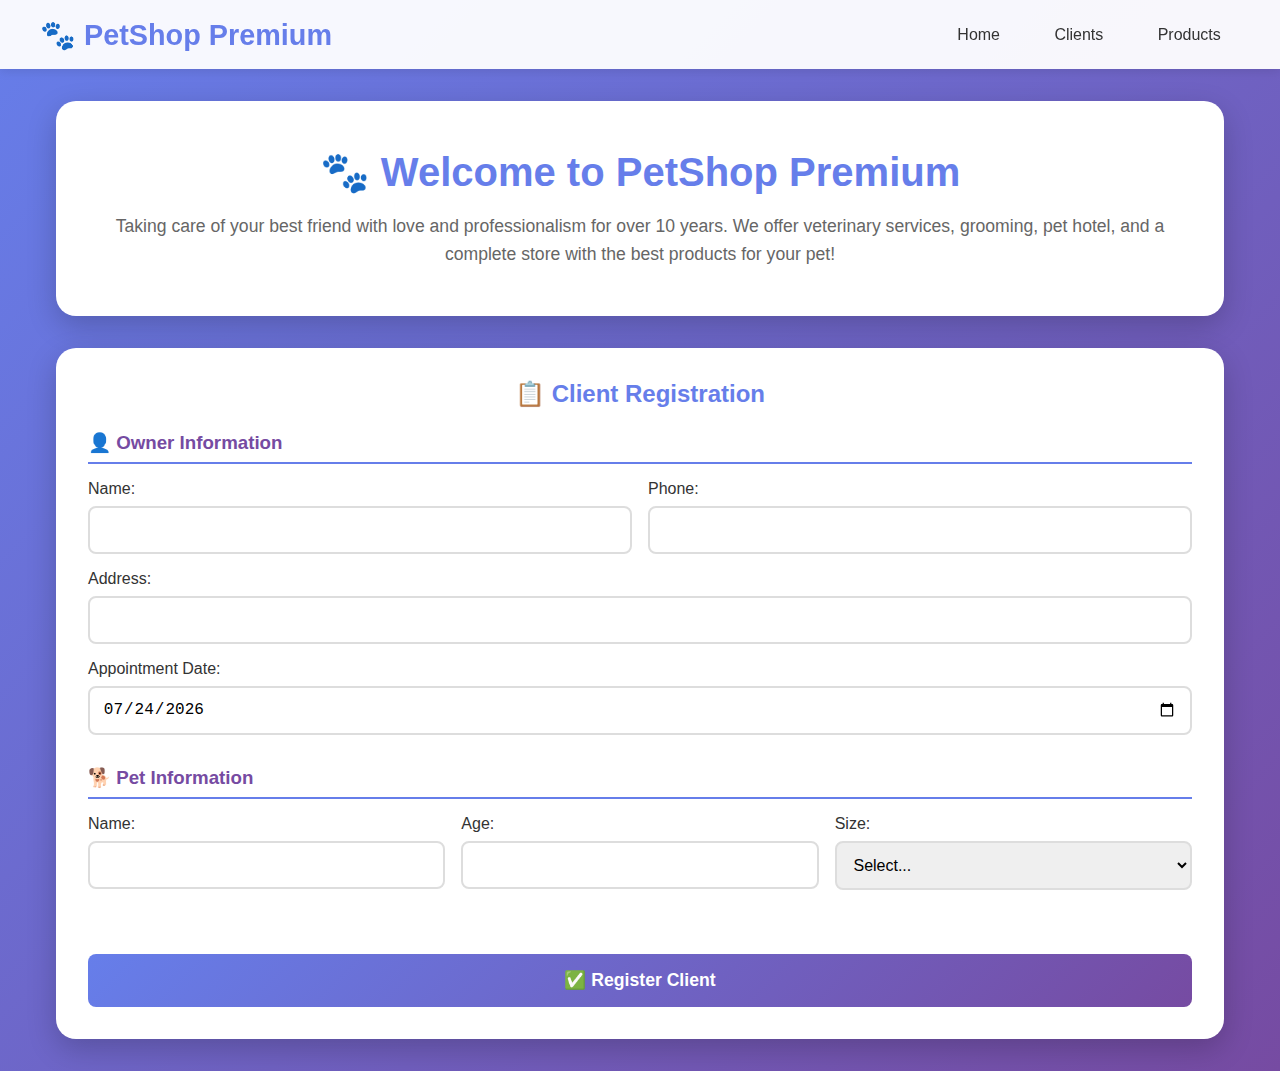
<file: index.html>
<!DOCTYPE html>
<html lang="en">
  <head>
    <meta charset="UTF-8" />
    <meta name="viewport" content="width=device-width, initial-scale=1.0" />
    <title>PetShop Manager</title>
    <link rel="stylesheet" href="styles/reset.css" />
    <link rel="stylesheet" href="styles/styles.css" />
  </head>
  <body>
    <nav>
      <div class="nav-container">
        <div class="logo">🐾 PetShop Premium</div>
        <ul class="nav-links">
          <li>
            <button onclick="showPage('home')" class="active">Home</button>
          </li>
          <li><button onclick="showPage('clients')">Clients</button></li>
          <li><button onclick="showPage('products')">Products</button></li>
        </ul>
      </div>
    </nav>

    <div class="container">
      <div id="home" class="page active">
        <div class="hero">
          <h1>🐾 Welcome to PetShop Premium</h1>
          <p>
            Taking care of your best friend with love and professionalism for
            over 10 years. We offer veterinary services, grooming, pet hotel,
            and a complete store with the best products for your pet!
          </p>
        </div>

        <div class="form-container">
          <h2>📋 Client Registration</h2>
          <form id="clientForm">
            <div class="form-section">
              <h3>👤 Owner Information</h3>
              <div class="form-row">
                <div class="form-group">
                  <label>Name:</label>
                  <input type="text" id="ownerName" required />
                </div>
                <div class="form-group">
                  <label>Phone:</label>
                  <input type="tel" id="ownerPhone" required />
                </div>
              </div>
              <div class="form-group">
                <label>Address:</label>
                <input type="text" id="ownerAddress" required />
              </div>
              <div class="form-group">
                <label>Appointment Date:</label>
                <input type="date" id="appointmentDate" required />
              </div>
            </div>

            <div class="form-section">
              <h3>🐕 Pet Information</h3>
              <div class="form-row">
                <div class="form-group">
                  <label>Name:</label>
                  <input type="text" id="petName" required />
                </div>
                <div class="form-group">
                  <label>Age:</label>
                  <input type="number" id="petAge" min="0" required />
                </div>
                <div class="form-group">
                  <label>Size:</label>
                  <select id="petSize" required>
                    <option value="">Select...</option>
                    <option value="Small">Small</option>
                    <option value="Medium">Medium</option>
                    <option value="Large">Large</option>
                  </select>
                </div>
              </div>
            </div>

            <button type="submit">✅ Register Client</button>
          </form>
        </div>
      </div>

      <div id="clients" class="page">
        <h2
          style="
            color: white;
            text-align: center;
            margin-bottom: 2rem;
            font-size: 2rem;
          "
        >
          👥 Registered Clients
        </h2>
        <div id="clientsGrid" class="cards-grid"></div>
      </div>

      <div id="products" class="page">
        <h2
          style="
            color: white;
            text-align: center;
            margin-bottom: 2rem;
            font-size: 2rem;
          "
        >
          🛒 Product Store
        </h2>
        <div id="productsGrid" class="cards-grid"></div>
      </div>
    </div>

    <div id="modal" class="modal">
      <div class="modal-content">
        <button class="modal-close" onclick="closeModal()">×</button>
        <h2>📄 Client Details</h2>
        <div id="modalContent"></div>
      </div>
    </div>

    <div id="toast" class="toast"></div>

    <script src="scripts/utils.js"></script>
    <script src="scripts/clients.js"></script>
    <script src="scripts/products.js"></script>
    <script src="scripts/app.js"></script>
  </body>
</html>
</file>
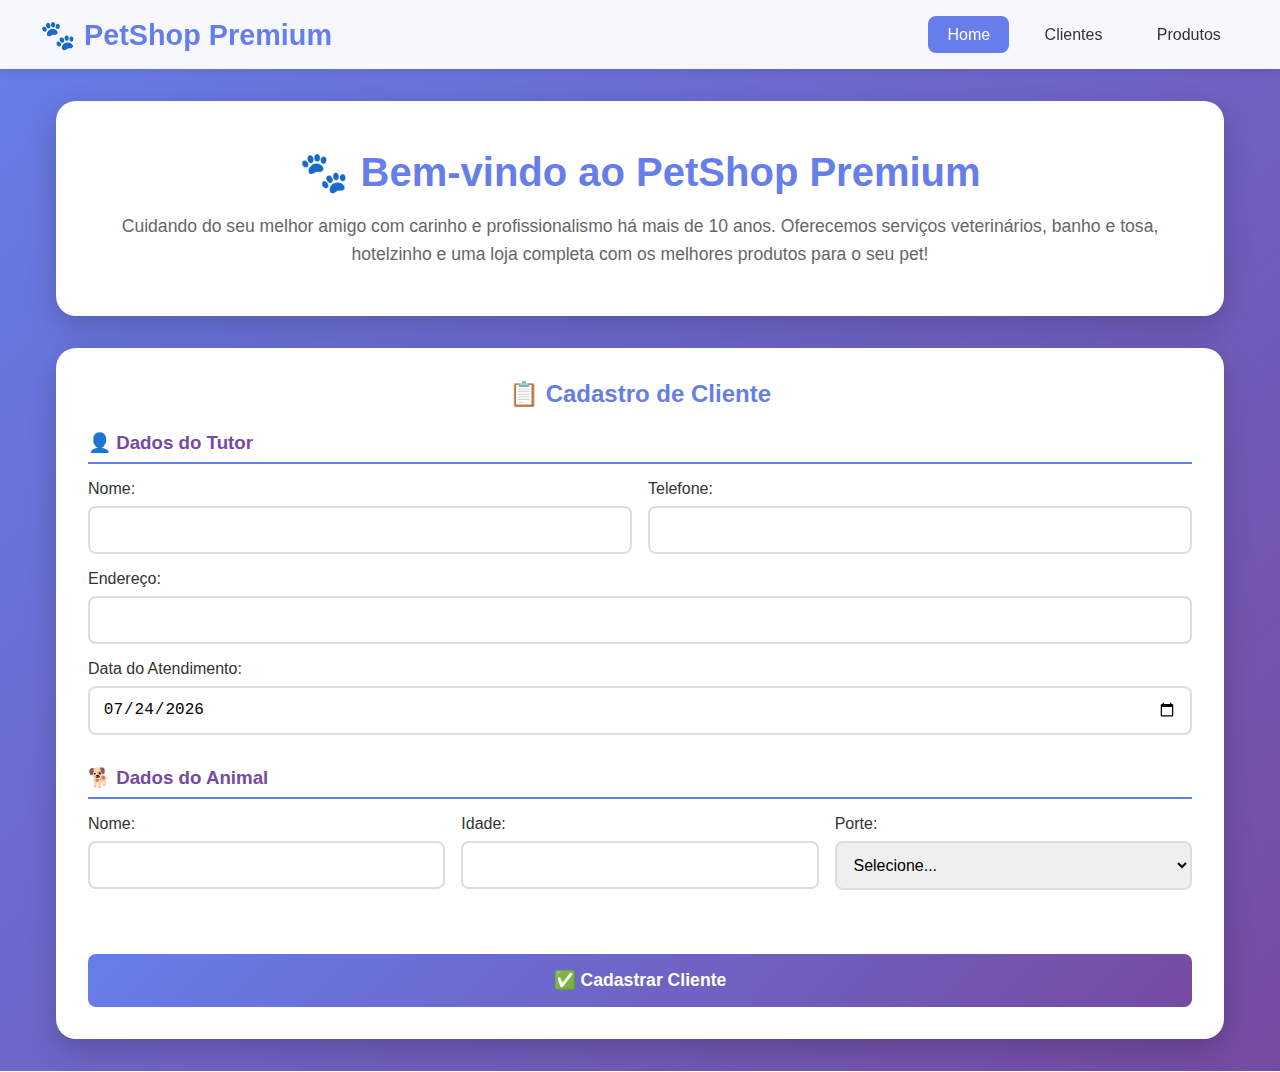
<file: petshop_manager.html>
<!DOCTYPE html>
<html lang="pt-BR">
  <head>
    <meta charset="UTF-8" />
    <meta name="viewport" content="width=device-width, initial-scale=1.0" />
    <title>PetShop Manager</title>
    <link rel="stylesheet" href="petshop_css.css" />
  </head>
  <body>
    <!-- Navbar -->
    <nav>
      <div class="nav-container">
        <div class="logo">🐾 PetShop Premium</div>
        <ul class="nav-links">
          <li>
            <button onclick="showPage('home')" class="active">Home</button>
          </li>
          <li><button onclick="showPage('clientes')">Clientes</button></li>
          <li><button onclick="showPage('produtos')">Produtos</button></li>
        </ul>
      </div>
    </nav>

    <div class="container">
      <!-- Página 1: Home -->
      <div id="home" class="page active">
        <div class="hero">
          <h1>🐾 Bem-vindo ao PetShop Premium</h1>
          <p>
            Cuidando do seu melhor amigo com carinho e profissionalismo há mais
            de 10 anos. Oferecemos serviços veterinários, banho e tosa,
            hotelzinho e uma loja completa com os melhores produtos para o seu
            pet!
          </p>
        </div>

        <div class="form-container">
          <h2>📋 Cadastro de Cliente</h2>
          <form id="cadastroForm">
            <div class="form-section">
              <h3>👤 Dados do Tutor</h3>
              <div class="form-row">
                <div class="form-group">
                  <label>Nome:</label>
                  <input type="text" id="tutorNome" required />
                </div>
                <div class="form-group">
                  <label>Telefone:</label>
                  <input type="tel" id="tutorTelefone" required />
                </div>
              </div>
              <div class="form-group">
                <label>Endereço:</label>
                <input type="text" id="tutorEndereco" required />
              </div>
              <div class="form-group">
                <label>Data do Atendimento:</label>
                <input type="date" id="dataAtendimento" required />
              </div>
            </div>

            <div class="form-section">
              <h3>🐕 Dados do Animal</h3>
              <div class="form-row">
                <div class="form-group">
                  <label>Nome:</label>
                  <input type="text" id="animalNome" required />
                </div>
                <div class="form-group">
                  <label>Idade:</label>
                  <input type="number" id="animalIdade" min="0" required />
                </div>
                <div class="form-group">
                  <label>Porte:</label>
                  <select id="animalPorte" required>
                    <option value="">Selecione...</option>
                    <option value="Pequeno">Pequeno</option>
                    <option value="Médio">Médio</option>
                    <option value="Grande">Grande</option>
                  </select>
                </div>
              </div>
            </div>

            <button type="submit">✅ Cadastrar Cliente</button>
          </form>
        </div>
      </div>

      <!-- Página 2: Clientes -->
      <div id="clientes" class="page">
        <h2
          style="
            color: white;
            text-align: center;
            margin-bottom: 2rem;
            font-size: 2rem;
          "
        >
          👥 Clientes Cadastrados
        </h2>
        <div id="clientesGrid" class="cards-grid"></div>
      </div>

      <!-- Página 3: Produtos -->
      <div id="produtos" class="page">
        <h2
          style="
            color: white;
            text-align: center;
            margin-bottom: 2rem;
            font-size: 2rem;
          "
        >
          🛒 Loja de Produtos
        </h2>
        <div id="produtosGrid" class="cards-grid"></div>
      </div>
    </div>

    <!-- Modal -->
    <div id="modal" class="modal">
      <div class="modal-content">
        <button class="modal-close" onclick="closeModal()">×</button>
        <h2>📄 Detalhes do Cliente</h2>
        <div id="modalContent"></div>
      </div>
    </div>

    <!-- Toast -->
    <div id="toast" class="toast"></div>

    <script src="petshop_js.js"></script>
  </body>
</html>
</file>
<file: styles/styles.css>
body {
  font-family: "Segoe UI", Tahoma, Geneva, Verdana, sans-serif;
  background: linear-gradient(135deg, #667eea 0%, #764ba2 100%);
  min-height: 100vh;
}

nav {
  background: rgba(255, 255, 255, 0.95);
  padding: 1rem 2rem;
  box-shadow: 0 2px 10px rgba(0, 0, 0, 0.1);
  position: sticky;
  top: 0;
  z-index: 100;
}

.nav-container {
  max-width: 1200px;
  margin: 0 auto;
  display: flex;
  justify-content: space-between;
  align-items: center;
  flex-wrap: wrap;
  gap: 1rem;
}

.logo {
  font-size: 1.8rem;
  font-weight: bold;
  color: #667eea;
  display: flex;
  align-items: center;
  gap: 0.5rem;
}

.nav-links {
  display: flex;
  gap: 1rem;
  list-style: none;
  flex-wrap: wrap;
}

.nav-links button {
  background: none;
  border: none;
  padding: 0.6rem 1.2rem;
  cursor: pointer;
  font-size: 1rem;
  color: #333;
  border-radius: 8px;
  transition: all 0.3s;
}

.nav-links button:hover {
  background: #667eea;
  color: white;
}

.nav-links button.active {
  background: #667eea;
  color: white;
}

.container {
  max-width: 1200px;
  margin: 2rem auto;
  padding: 0 1rem;
}

.page {
  display: none;
  animation: fadeIn 0.5s;
}

.page.active {
  display: block;
}

@keyframes fadeIn {
  from {
    opacity: 0;
    transform: translateY(20px);
  }
  to {
    opacity: 1;
    transform: translateY(0);
  }
}

.hero {
  background: white;
  border-radius: 20px;
  padding: 3rem;
  text-align: center;
  box-shadow: 0 10px 30px rgba(0, 0, 0, 0.2);
  margin-bottom: 2rem;
}

.hero h1 {
  color: #667eea;
  font-size: 2.5rem;
  margin-bottom: 1rem;
}

.hero p {
  color: #666;
  font-size: 1.1rem;
  line-height: 1.6;
}

.form-container {
  background: white;
  border-radius: 20px;
  padding: 2rem;
  box-shadow: 0 10px 30px rgba(0, 0, 0, 0.2);
}

.form-container h2 {
  color: #667eea;
  margin-bottom: 1.5rem;
  text-align: center;
}

.form-section {
  margin-bottom: 2rem;
}

.form-section h3 {
  color: #764ba2;
  margin-bottom: 1rem;
  padding-bottom: 0.5rem;
  border-bottom: 2px solid #667eea;
}

.form-group {
  margin-bottom: 1rem;
}

label {
  display: block;
  margin-bottom: 0.5rem;
  color: #333;
  font-weight: 500;
}

input,
select,
textarea {
  width: 100%;
  padding: 0.8rem;
  border: 2px solid #ddd;
  border-radius: 8px;
  font-size: 1rem;
  transition: border-color 0.3s;
}

input:focus,
select:focus,
textarea:focus {
  outline: none;
  border-color: #667eea;
}

.form-row {
  display: grid;
  grid-template-columns: repeat(auto-fit, minmax(250px, 1fr));
  gap: 1rem;
}

button[type="submit"] {
  width: 100%;
  padding: 1rem;
  background: linear-gradient(135deg, #667eea 0%, #764ba2 100%);
  color: white;
  border: none;
  border-radius: 8px;
  font-size: 1.1rem;
  font-weight: bold;
  cursor: pointer;
  transition: transform 0.2s;
  margin-top: 1rem;
}

button[type="submit"]:hover {
  transform: translateY(-2px);
  box-shadow: 0 5px 15px rgba(102, 126, 234, 0.4);
}

.cards-grid {
  display: grid;
  grid-template-columns: repeat(auto-fill, minmax(280px, 1fr));
  gap: 1.5rem;
}

.card {
  background: white;
  border-radius: 15px;
  padding: 1.5rem;
  box-shadow: 0 5px 15px rgba(0, 0, 0, 0.1);
  cursor: pointer;
  transition: all 0.3s;
}

.card:hover {
  transform: translateY(-5px);
  box-shadow: 0 10px 25px rgba(0, 0, 0, 0.2);
}

.card h3 {
  color: #667eea;
  margin-bottom: 0.5rem;
  font-size: 1.3rem;
}

.card p {
  color: #666;
  margin-bottom: 0.5rem;
}

.card .date {
  color: #999;
  font-size: 0.9rem;
  margin-top: 1rem;
  padding-top: 1rem;
  border-top: 1px solid #eee;
}

.modal {
  display: none;
  position: fixed;
  top: 0;
  left: 0;
  width: 100%;
  height: 100%;
  background: rgba(0, 0, 0, 0.7);
  z-index: 1000;
  align-items: center;
  justify-content: center;
  padding: 1rem;
}

.modal.active {
  display: flex;
}

.modal-content {
  background: white;
  border-radius: 20px;
  padding: 2rem;
  max-width: 500px;
  width: 100%;
  max-height: 90vh;
  overflow-y: auto;
  position: relative;
  animation: slideIn 0.3s;
}

@keyframes slideIn {
  from {
    transform: scale(0.8);
    opacity: 0;
  }
  to {
    transform: scale(1);
    opacity: 1;
  }
}

.modal-close {
  position: absolute;
  top: 1rem;
  right: 1rem;
  background: #f44336;
  color: white;
  border: none;
  width: 35px;
  height: 35px;
  border-radius: 50%;
  cursor: pointer;
  font-size: 1.2rem;
  line-height: 1;
}

.modal-content h2 {
  color: #667eea;
  margin-bottom: 1.5rem;
}

.modal-info {
  margin-bottom: 1rem;
}

.modal-info strong {
  color: #764ba2;
  display: block;
  margin-bottom: 0.3rem;
}

.product-card {
  background: white;
  border-radius: 15px;
  overflow: hidden;
  box-shadow: 0 5px 15px rgba(0, 0, 0, 0.1);
  transition: all 0.3s;
  cursor: pointer;
}

.product-card:hover {
  transform: translateY(-5px);
  box-shadow: 0 10px 25px rgba(0, 0, 0, 0.2);
}

.product-image {
  width: 100%;
  height: 200px;
  background: linear-gradient(135deg, #667eea 0%, #764ba2 100%);
  display: flex;
  align-items: center;
  justify-content: center;
  font-size: 4rem;
}

.product-info {
  padding: 1.5rem;
}

.product-info h3 {
  color: #667eea;
  margin-bottom: 0.5rem;
}

.product-price {
  color: #4caf50;
  font-size: 1.5rem;
  font-weight: bold;
  margin-top: 1rem;
}

.product-description {
  color: #666;
  margin: 0.5rem 0;
}

.toast {
  position: fixed;
  bottom: 2rem;
  right: 2rem;
  background: #4caf50;
  color: white;
  padding: 1rem 1.5rem;
  border-radius: 10px;
  box-shadow: 0 5px 15px rgba(0, 0, 0, 0.3);
  transform: translateX(400px);
  transition: transform 0.3s;
  z-index: 2000;
}

.toast.show {
  transform: translateX(0);
}

@media (max-width: 768px) {
  .nav-container {
    flex-direction: column;
    align-items: flex-start;
  }

  .hero {
    padding: 2rem 1.5rem;
  }

  .hero h1 {
    font-size: 2rem;
  }

  .form-row {
    grid-template-columns: 1fr;
  }

  .cards-grid {
    grid-template-columns: 1fr;
  }
}
</file>
<file: petshop_css.css>
* {
  margin: 0;
  padding: 0;
  box-sizing: border-box;
}

body {
  font-family: "Segoe UI", Tahoma, Geneva, Verdana, sans-serif;
  background: linear-gradient(135deg, #667eea 0%, #764ba2 100%);
  min-height: 100vh;
}

/* Navbar */
nav {
  background: rgba(255, 255, 255, 0.95);
  padding: 1rem 2rem;
  box-shadow: 0 2px 10px rgba(0, 0, 0, 0.1);
  position: sticky;
  top: 0;
  z-index: 100;
}

.nav-container {
  max-width: 1200px;
  margin: 0 auto;
  display: flex;
  justify-content: space-between;
  align-items: center;
  flex-wrap: wrap;
  gap: 1rem;
}

.logo {
  font-size: 1.8rem;
  font-weight: bold;
  color: #667eea;
  display: flex;
  align-items: center;
  gap: 0.5rem;
}

.nav-links {
  display: flex;
  gap: 1rem;
  list-style: none;
  flex-wrap: wrap;
}

.nav-links button {
  background: none;
  border: none;
  padding: 0.6rem 1.2rem;
  cursor: pointer;
  font-size: 1rem;
  color: #333;
  border-radius: 8px;
  transition: all 0.3s;
}

.nav-links button:hover {
  background: #667eea;
  color: white;
}

.nav-links button.active {
  background: #667eea;
  color: white;
}

/* Container principal */
.container {
  max-width: 1200px;
  margin: 2rem auto;
  padding: 0 1rem;
}

.page {
  display: none;
  animation: fadeIn 0.5s;
}

.page.active {
  display: block;
}

@keyframes fadeIn {
  from {
    opacity: 0;
    transform: translateY(20px);
  }
  to {
    opacity: 1;
    transform: translateY(0);
  }
}

/* Página 1 - Home */
.hero {
  background: white;
  border-radius: 20px;
  padding: 3rem;
  text-align: center;
  box-shadow: 0 10px 30px rgba(0, 0, 0, 0.2);
  margin-bottom: 2rem;
}

.hero h1 {
  color: #667eea;
  font-size: 2.5rem;
  margin-bottom: 1rem;
}

.hero p {
  color: #666;
  font-size: 1.1rem;
  line-height: 1.6;
}

/* Formulário */
.form-container {
  background: white;
  border-radius: 20px;
  padding: 2rem;
  box-shadow: 0 10px 30px rgba(0, 0, 0, 0.2);
}

.form-container h2 {
  color: #667eea;
  margin-bottom: 1.5rem;
  text-align: center;
}

.form-section {
  margin-bottom: 2rem;
}

.form-section h3 {
  color: #764ba2;
  margin-bottom: 1rem;
  padding-bottom: 0.5rem;
  border-bottom: 2px solid #667eea;
}

.form-group {
  margin-bottom: 1rem;
}

label {
  display: block;
  margin-bottom: 0.5rem;
  color: #333;
  font-weight: 500;
}

input,
select,
textarea {
  width: 100%;
  padding: 0.8rem;
  border: 2px solid #ddd;
  border-radius: 8px;
  font-size: 1rem;
  transition: border-color 0.3s;
}

input:focus,
select:focus,
textarea:focus {
  outline: none;
  border-color: #667eea;
}

.form-row {
  display: grid;
  grid-template-columns: repeat(auto-fit, minmax(250px, 1fr));
  gap: 1rem;
}

button[type="submit"] {
  width: 100%;
  padding: 1rem;
  background: linear-gradient(135deg, #667eea 0%, #764ba2 100%);
  color: white;
  border: none;
  border-radius: 8px;
  font-size: 1.1rem;
  font-weight: bold;
  cursor: pointer;
  transition: transform 0.2s;
  margin-top: 1rem;
}

button[type="submit"]:hover {
  transform: translateY(-2px);
  box-shadow: 0 5px 15px rgba(102, 126, 234, 0.4);
}

/* Cards */
.cards-grid {
  display: grid;
  grid-template-columns: repeat(auto-fill, minmax(280px, 1fr));
  gap: 1.5rem;
}

.card {
  background: white;
  border-radius: 15px;
  padding: 1.5rem;
  box-shadow: 0 5px 15px rgba(0, 0, 0, 0.1);
  cursor: pointer;
  transition: all 0.3s;
}

.card:hover {
  transform: translateY(-5px);
  box-shadow: 0 10px 25px rgba(0, 0, 0, 0.2);
}

.card h3 {
  color: #667eea;
  margin-bottom: 0.5rem;
  font-size: 1.3rem;
}

.card p {
  color: #666;
  margin-bottom: 0.5rem;
}

.card .date {
  color: #999;
  font-size: 0.9rem;
  margin-top: 1rem;
  padding-top: 1rem;
  border-top: 1px solid #eee;
}

/* Modal */
.modal {
  display: none;
  position: fixed;
  top: 0;
  left: 0;
  width: 100%;
  height: 100%;
  background: rgba(0, 0, 0, 0.7);
  z-index: 1000;
  align-items: center;
  justify-content: center;
  padding: 1rem;
}

.modal.active {
  display: flex;
}

.modal-content {
  background: white;
  border-radius: 20px;
  padding: 2rem;
  max-width: 500px;
  width: 100%;
  max-height: 90vh;
  overflow-y: auto;
  position: relative;
  animation: slideIn 0.3s;
}

@keyframes slideIn {
  from {
    transform: scale(0.8);
    opacity: 0;
  }
  to {
    transform: scale(1);
    opacity: 1;
  }
}

.modal-close {
  position: absolute;
  top: 1rem;
  right: 1rem;
  background: #f44336;
  color: white;
  border: none;
  width: 35px;
  height: 35px;
  border-radius: 50%;
  cursor: pointer;
  font-size: 1.2rem;
  line-height: 1;
}

.modal-content h2 {
  color: #667eea;
  margin-bottom: 1.5rem;
}

.modal-info {
  margin-bottom: 1rem;
}

.modal-info strong {
  color: #764ba2;
  display: block;
  margin-bottom: 0.3rem;
}

/* Produtos */
.product-card {
  background: white;
  border-radius: 15px;
  overflow: hidden;
  box-shadow: 0 5px 15px rgba(0, 0, 0, 0.1);
  transition: all 0.3s;
  cursor: pointer;
}

.product-card:hover {
  transform: translateY(-5px);
  box-shadow: 0 10px 25px rgba(0, 0, 0, 0.2);
}

.product-image {
  width: 100%;
  height: 200px;
  background: linear-gradient(135deg, #667eea 0%, #764ba2 100%);
  display: flex;
  align-items: center;
  justify-content: center;
  font-size: 4rem;
}

.product-info {
  padding: 1.5rem;
}

.product-info h3 {
  color: #667eea;
  margin-bottom: 0.5rem;
}

.product-price {
  color: #4caf50;
  font-size: 1.5rem;
  font-weight: bold;
  margin-top: 1rem;
}

.product-description {
  color: #666;
  margin: 0.5rem 0;
}

/* Toast notification */
.toast {
  position: fixed;
  bottom: 2rem;
  right: 2rem;
  background: #4caf50;
  color: white;
  padding: 1rem 1.5rem;
  border-radius: 10px;
  box-shadow: 0 5px 15px rgba(0, 0, 0, 0.3);
  transform: translateX(400px);
  transition: transform 0.3s;
  z-index: 2000;
}

.toast.show {
  transform: translateX(0);
}

/* Responsivo */
@media (max-width: 768px) {
  .nav-container {
    flex-direction: column;
    align-items: flex-start;
  }

  .hero {
    padding: 2rem 1.5rem;
  }

  .hero h1 {
    font-size: 2rem;
  }

  .form-row {
    grid-template-columns: 1fr;
  }

  .cards-grid {
    grid-template-columns: 1fr;
  }
}
</file>
